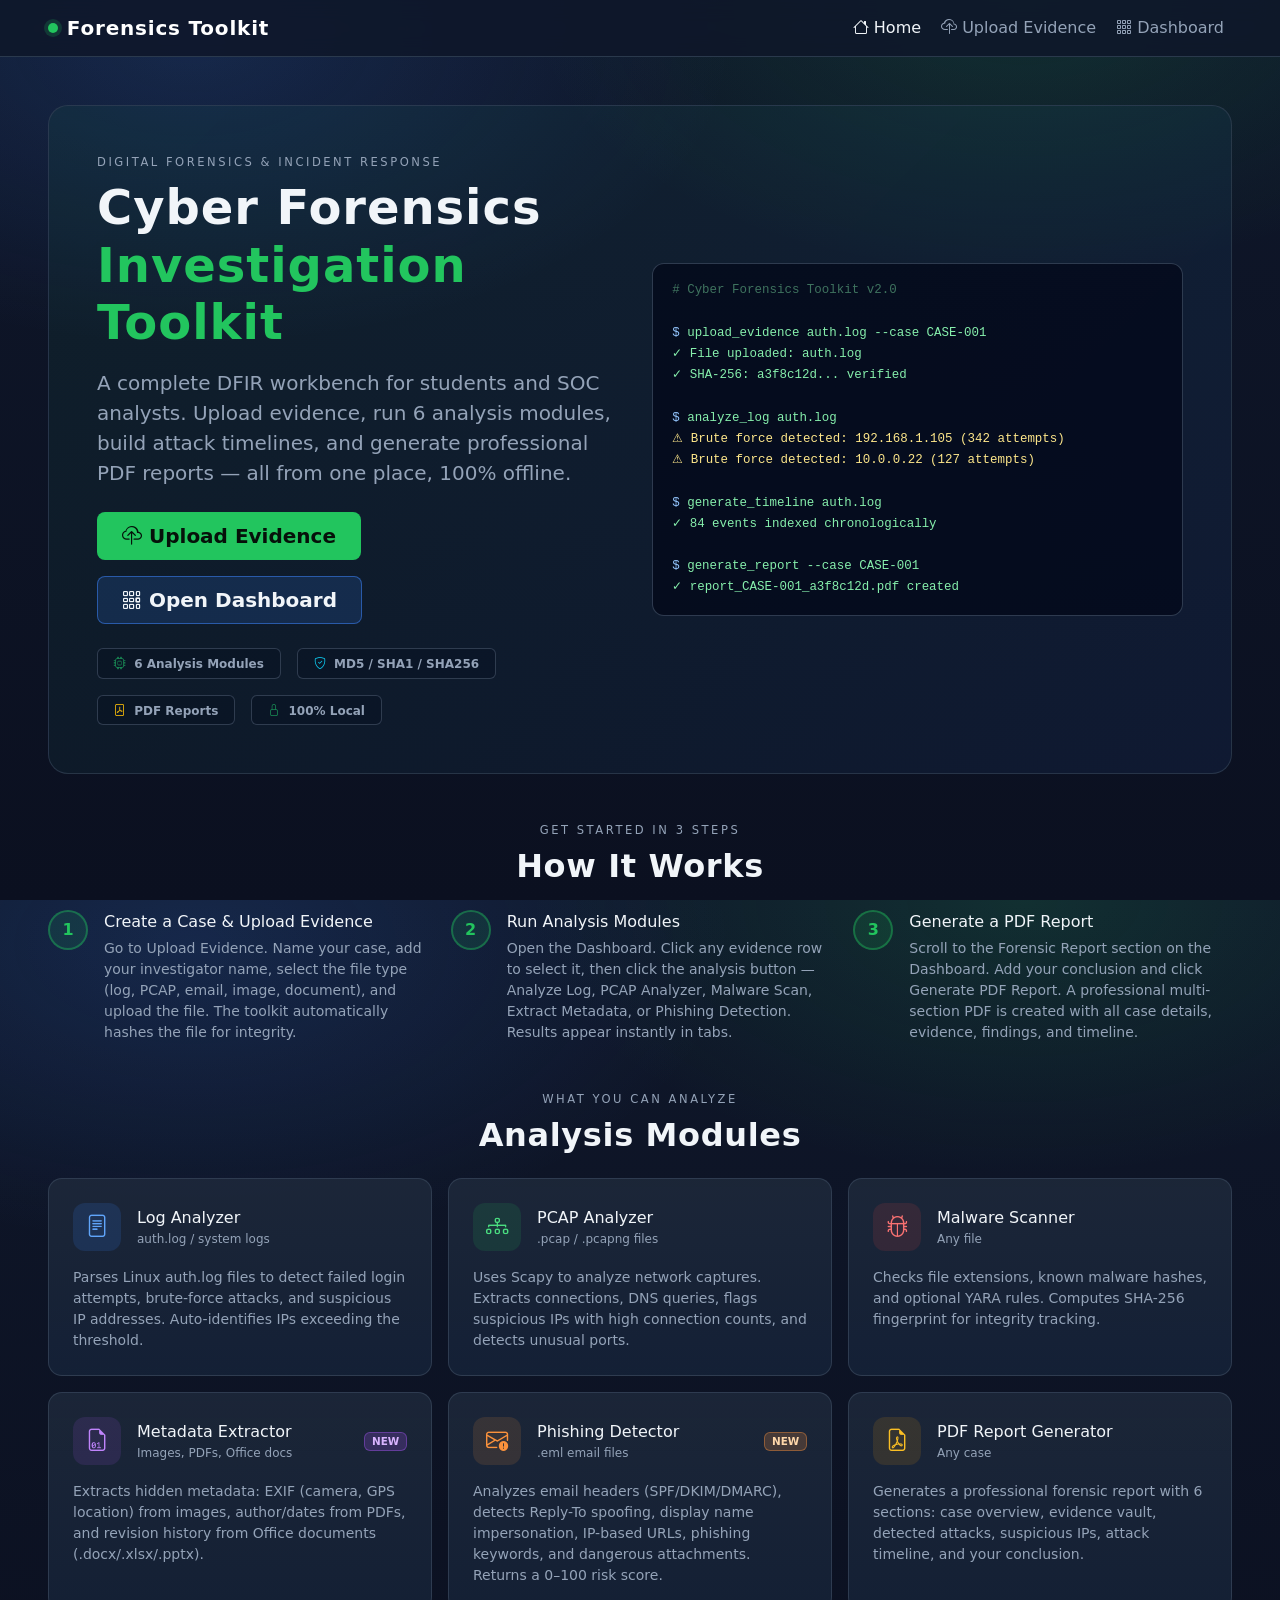
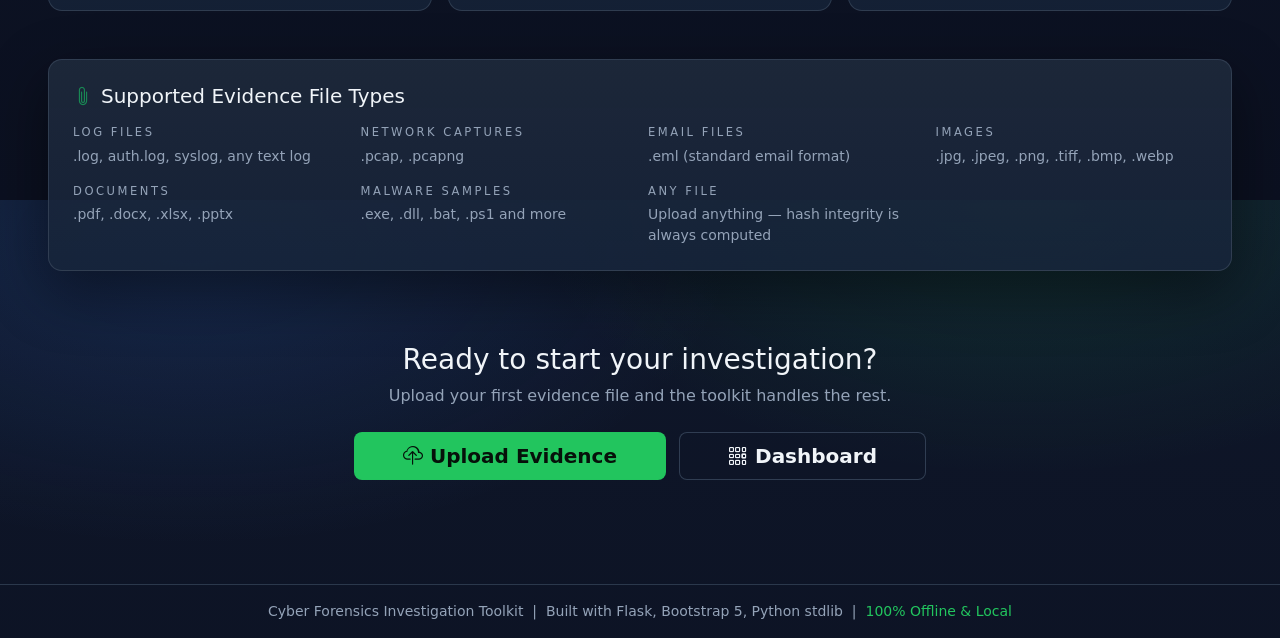
<file: frontend/templates/index.html>
<!DOCTYPE html>
<html lang="en">
<head>
  <meta charset="UTF-8">
  <meta name="viewport" content="width=device-width, initial-scale=1.0">
  <title>Cyber Forensics Investigation Toolkit</title>
  <link href="https://cdn.jsdelivr.net/npm/bootstrap@5.3.2/dist/css/bootstrap.min.css" rel="stylesheet">
  <link href="https://cdn.jsdelivr.net/npm/bootstrap-icons@1.11.1/font/bootstrap-icons.css" rel="stylesheet">
  <link href="/static/css/style.css" rel="stylesheet">
</head>
<body>

<!-- Navbar -->
<nav class="navbar navbar-expand-lg navbar-dark sticky-top cf-navbar">
  <div class="container-fluid px-3 px-lg-5">
    <a class="navbar-brand cf-brand" href="/">
      <span class="cf-brand-badge"></span>
      Forensics Toolkit
    </a>
    <button class="navbar-toggler" type="button" data-bs-toggle="collapse" data-bs-target="#navMain">
      <span class="navbar-toggler-icon"></span>
    </button>
    <div class="collapse navbar-collapse" id="navMain">
      <div class="navbar-nav ms-auto align-items-lg-center gap-lg-1">
        <a class="nav-link active" href="/"><i class="bi bi-house"></i> Home</a>
        <a class="nav-link" href="/upload"><i class="bi bi-cloud-upload"></i> Upload Evidence</a>
        <a class="nav-link" href="/dashboard"><i class="bi bi-grid-3x3-gap"></i> Dashboard</a>
      </div>
    </div>
  </div>
</nav>

<!-- Hero -->
<div class="container-fluid px-3 px-lg-5 py-5">
  <div class="cf-hero p-4 p-md-5 mb-5">
    <div class="row align-items-center g-4">
      <div class="col-lg-6">
        <div class="cf-kicker mb-2">Digital Forensics &amp; Incident Response</div>
        <h1 class="cf-page-title display-5 mb-3">
          Cyber Forensics<br>
          <span style="color: var(--primary);">Investigation Toolkit</span>
        </h1>
        <p class="lead cf-muted mb-4">
          A complete DFIR workbench for students and SOC analysts. Upload evidence,
          run 6 analysis modules, build attack timelines, and generate professional PDF reports —
          all from one place, 100% offline.
        </p>
        <div class="d-flex flex-wrap gap-3">
          <a href="/upload" class="btn btn-cf-primary btn-lg px-4">
            <i class="bi bi-cloud-upload"></i> Upload Evidence
          </a>
          <a href="/dashboard" class="btn btn-cf-secondary btn-lg px-4">
            <i class="bi bi-grid-3x3-gap"></i> Open Dashboard
          </a>
        </div>
        <!-- Stats -->
        <div class="d-flex flex-wrap gap-3 mt-4">
          <span class="badge cf-badge px-3 py-2"><i class="bi bi-cpu text-success me-1"></i> 6 Analysis Modules</span>
          <span class="badge cf-badge px-3 py-2"><i class="bi bi-shield-check text-info me-1"></i> MD5 / SHA1 / SHA256</span>
          <span class="badge cf-badge px-3 py-2"><i class="bi bi-file-pdf text-warning me-1"></i> PDF Reports</span>
          <span class="badge cf-badge px-3 py-2"><i class="bi bi-lock text-success me-1"></i> 100% Local</span>
        </div>
      </div>
      <div class="col-lg-6">
        <div class="cf-hero-terminal">
          <div class="t-dim"># Cyber Forensics Toolkit v2.0</div>
          <div>&nbsp;</div>
          <div><span class="t-blue">$</span> upload_evidence auth.log --case CASE-001</div>
          <div class="t-green">✓ File uploaded: auth.log</div>
          <div class="t-green">✓ SHA-256: a3f8c12d... verified</div>
          <div>&nbsp;</div>
          <div><span class="t-blue">$</span> analyze_log auth.log</div>
          <div class="t-warn">⚠ Brute force detected: 192.168.1.105 (342 attempts)</div>
          <div class="t-warn">⚠ Brute force detected: 10.0.0.22   (127 attempts)</div>
          <div>&nbsp;</div>
          <div><span class="t-blue">$</span> generate_timeline auth.log</div>
          <div class="t-green">✓ 84 events indexed chronologically</div>
          <div>&nbsp;</div>
          <div><span class="t-blue">$</span> generate_report --case CASE-001</div>
          <div class="t-green">✓ report_CASE-001_a3f8c12d.pdf created</div>
        </div>
      </div>
    </div>
  </div>

  <!-- How it works -->
  <div class="mb-5">
    <div class="cf-kicker text-center mb-2">Get started in 3 steps</div>
    <h2 class="text-center cf-page-title mb-4">How It Works</h2>
    <div class="row g-4 justify-content-center">
      <div class="col-md-4">
        <div class="d-flex gap-3 align-items-start">
          <div class="cf-step-circle">1</div>
          <div>
            <div class="fw-700 mb-1">Create a Case &amp; Upload Evidence</div>
            <div class="cf-muted small">Go to Upload Evidence. Name your case, add your investigator name, select the file type (log, PCAP, email, image, document), and upload the file. The toolkit automatically hashes the file for integrity.</div>
          </div>
        </div>
      </div>
      <div class="col-md-4">
        <div class="d-flex gap-3 align-items-start">
          <div class="cf-step-circle">2</div>
          <div>
            <div class="fw-700 mb-1">Run Analysis Modules</div>
            <div class="cf-muted small">Open the Dashboard. Click any evidence row to select it, then click the analysis button — Analyze Log, PCAP Analyzer, Malware Scan, Extract Metadata, or Phishing Detection. Results appear instantly in tabs.</div>
          </div>
        </div>
      </div>
      <div class="col-md-4">
        <div class="d-flex gap-3 align-items-start">
          <div class="cf-step-circle">3</div>
          <div>
            <div class="fw-700 mb-1">Generate a PDF Report</div>
            <div class="cf-muted small">Scroll to the Forensic Report section on the Dashboard. Add your conclusion and click Generate PDF Report. A professional multi-section PDF is created with all case details, evidence, findings, and timeline.</div>
          </div>
        </div>
      </div>
    </div>
  </div>

  <!-- Module cards -->
  <div class="mb-5">
    <div class="cf-kicker text-center mb-2">What you can analyze</div>
    <h2 class="text-center cf-page-title mb-4">Analysis Modules</h2>
    <div class="row g-3">

      <div class="col-sm-6 col-lg-4">
        <div class="cf-module-card p-4 h-100">
          <div class="d-flex align-items-center gap-3 mb-3">
            <div class="cf-module-icon" style="background:rgba(59,130,246,.15);">
              <i class="bi bi-file-text" style="color:#60a5fa;"></i>
            </div>
            <div>
              <div class="fw-700">Log Analyzer</div>
              <div class="cf-muted" style="font-size:.75rem;">auth.log / system logs</div>
            </div>
          </div>
          <p class="cf-muted small mb-0">
            Parses Linux auth.log files to detect failed login attempts, brute-force attacks,
            and suspicious IP addresses. Auto-identifies IPs exceeding the threshold.
          </p>
        </div>
      </div>

      <div class="col-sm-6 col-lg-4">
        <div class="cf-module-card p-4 h-100">
          <div class="d-flex align-items-center gap-3 mb-3">
            <div class="cf-module-icon" style="background:rgba(34,197,94,.12);">
              <i class="bi bi-diagram-3" style="color:#4ade80;"></i>
            </div>
            <div>
              <div class="fw-700">PCAP Analyzer</div>
              <div class="cf-muted" style="font-size:.75rem;">.pcap / .pcapng files</div>
            </div>
          </div>
          <p class="cf-muted small mb-0">
            Uses Scapy to analyze network captures. Extracts connections, DNS queries,
            flags suspicious IPs with high connection counts, and detects unusual ports.
          </p>
        </div>
      </div>

      <div class="col-sm-6 col-lg-4">
        <div class="cf-module-card p-4 h-100">
          <div class="d-flex align-items-center gap-3 mb-3">
            <div class="cf-module-icon" style="background:rgba(239,68,68,.12);">
              <i class="bi bi-bug" style="color:#f87171;"></i>
            </div>
            <div>
              <div class="fw-700">Malware Scanner</div>
              <div class="cf-muted" style="font-size:.75rem;">Any file</div>
            </div>
          </div>
          <p class="cf-muted small mb-0">
            Checks file extensions, known malware hashes, and optional YARA rules.
            Computes SHA-256 fingerprint for integrity tracking.
          </p>
        </div>
      </div>

      <div class="col-sm-6 col-lg-4">
        <div class="cf-module-card p-4 h-100">
          <div class="d-flex align-items-center gap-3 mb-3">
            <div class="cf-module-icon" style="background:rgba(168,85,247,.12);">
              <i class="bi bi-file-earmark-binary" style="color:#c084fc;"></i>
            </div>
            <div>
              <div class="fw-700">Metadata Extractor</div>
              <div class="cf-muted" style="font-size:.75rem;">Images, PDFs, Office docs</div>
            </div>
            <span class="badge ms-auto" style="background:rgba(168,85,247,.2);color:#d8b4fe;border:1px solid rgba(168,85,247,.4);font-size:.65rem;">NEW</span>
          </div>
          <p class="cf-muted small mb-0">
            Extracts hidden metadata: EXIF (camera, GPS location) from images, author/dates from PDFs,
            and revision history from Office documents (.docx/.xlsx/.pptx).
          </p>
        </div>
      </div>

      <div class="col-sm-6 col-lg-4">
        <div class="cf-module-card p-4 h-100">
          <div class="d-flex align-items-center gap-3 mb-3">
            <div class="cf-module-icon" style="background:rgba(251,146,60,.12);">
              <i class="bi bi-envelope-exclamation" style="color:#fb923c;"></i>
            </div>
            <div>
              <div class="fw-700">Phishing Detector</div>
              <div class="cf-muted" style="font-size:.75rem;">.eml email files</div>
            </div>
            <span class="badge ms-auto" style="background:rgba(251,146,60,.2);color:#fed7aa;border:1px solid rgba(251,146,60,.4);font-size:.65rem;">NEW</span>
          </div>
          <p class="cf-muted small mb-0">
            Analyzes email headers (SPF/DKIM/DMARC), detects Reply-To spoofing, display name
            impersonation, IP-based URLs, phishing keywords, and dangerous attachments.
            Returns a 0–100 risk score.
          </p>
        </div>
      </div>

      <div class="col-sm-6 col-lg-4">
        <div class="cf-module-card p-4 h-100">
          <div class="d-flex align-items-center gap-3 mb-3">
            <div class="cf-module-icon" style="background:rgba(245,158,11,.12);">
              <i class="bi bi-file-earmark-pdf" style="color:#fbbf24;"></i>
            </div>
            <div>
              <div class="fw-700">PDF Report Generator</div>
              <div class="cf-muted" style="font-size:.75rem;">Any case</div>
            </div>
          </div>
          <p class="cf-muted small mb-0">
            Generates a professional forensic report with 6 sections: case overview,
            evidence vault, detected attacks, suspicious IPs, attack timeline, and your conclusion.
          </p>
        </div>
      </div>

    </div>
  </div>

  <!-- Supported file types -->
  <div class="card cf-card mb-5">
    <div class="card-body p-4">
      <h5 class="fw-700 mb-3"><i class="bi bi-paperclip me-2 text-success"></i>Supported Evidence File Types</h5>
      <div class="row g-3">
        <div class="col-6 col-md-3">
          <div class="cf-kicker mb-1">Log Files</div>
          <div class="cf-muted small">.log, auth.log, syslog, any text log</div>
        </div>
        <div class="col-6 col-md-3">
          <div class="cf-kicker mb-1">Network Captures</div>
          <div class="cf-muted small">.pcap, .pcapng</div>
        </div>
        <div class="col-6 col-md-3">
          <div class="cf-kicker mb-1">Email Files</div>
          <div class="cf-muted small">.eml (standard email format)</div>
        </div>
        <div class="col-6 col-md-3">
          <div class="cf-kicker mb-1">Images</div>
          <div class="cf-muted small">.jpg, .jpeg, .png, .tiff, .bmp, .webp</div>
        </div>
        <div class="col-6 col-md-3">
          <div class="cf-kicker mb-1">Documents</div>
          <div class="cf-muted small">.pdf, .docx, .xlsx, .pptx</div>
        </div>
        <div class="col-6 col-md-3">
          <div class="cf-kicker mb-1">Malware Samples</div>
          <div class="cf-muted small">.exe, .dll, .bat, .ps1 and more</div>
        </div>
        <div class="col-6 col-md-3">
          <div class="cf-kicker mb-1">Any File</div>
          <div class="cf-muted small">Upload anything — hash integrity is always computed</div>
        </div>
      </div>
    </div>
  </div>

  <!-- CTA -->
  <div class="text-center py-4 mb-4">
    <h3 class="fw-700 mb-2">Ready to start your investigation?</h3>
    <p class="cf-muted mb-4">Upload your first evidence file and the toolkit handles the rest.</p>
    <a href="/upload" class="btn btn-cf-primary btn-lg px-5 me-2">
      <i class="bi bi-cloud-upload"></i> Upload Evidence
    </a>
    <a href="/dashboard" class="btn btn-cf-ghost btn-lg px-5">
      <i class="bi bi-grid-3x3-gap"></i> Dashboard
    </a>
  </div>

</div><!-- end container -->

<!-- Footer -->
<footer class="cf-footer text-center py-3 mt-2">
  <div class="cf-muted small">
    Cyber Forensics Investigation Toolkit &nbsp;|&nbsp;
    Built with Flask, Bootstrap 5, Python stdlib &nbsp;|&nbsp;
    <span style="color:var(--primary);">100% Offline &amp; Local</span>
  </div>
</footer>

<script src="https://cdn.jsdelivr.net/npm/bootstrap@5.3.2/dist/js/bootstrap.bundle.min.js"></script>
</body>
</html>
</file>
<file: static/css/style.css>
/* ============================================================
   Cyber Forensics Investigation Toolkit — SOC Dark Theme
   ============================================================ */

:root {
  --bg:       #0f172a;
  --card:     #1e293b;
  --border:   #334155;
  --text:     #f1f5f9;
  --muted:    #94a3b8;
  --primary:  #22c55e;
  --primary2: #16a34a;
  --secondary:#3b82f6;
  --danger:   #ef4444;
  --warning:  #f59e0b;
  --shadow:   0 20px 60px rgba(0,0,0,.45);
  --radius:   14px;
}

html, body { height: 100%; }

body {
  background:
    radial-gradient(900px 500px at 15% 5%, rgba(59,130,246,.16), transparent 60%),
    radial-gradient(900px 500px at 80% 0%, rgba(34,197,94,.14),  transparent 55%),
    linear-gradient(180deg, var(--bg) 0%, #0b1020 100%);
  color: var(--text);
  font-family: system-ui, -apple-system, sans-serif;
}

/* ── Typography ─────────────────────────────────────────── */
.cf-page-title { font-weight: 800; letter-spacing: .02em; }
.cf-muted       { color: var(--muted) !important; }
.cf-kicker {
  text-transform: uppercase;
  letter-spacing: .22em;
  font-size: .72rem;
  color: var(--muted);
}

/* ── Navbar ─────────────────────────────────────────────── */
.cf-navbar {
  background: rgba(15,23,42,.85);
  backdrop-filter: blur(10px);
  border-bottom: 1px solid rgba(51,65,85,.8);
}
.cf-navbar .nav-link       { color: var(--muted); font-weight: 500; }
.cf-navbar .nav-link:hover { color: var(--text); }
.cf-navbar .nav-link.active{ color: var(--text); }
.cf-brand {
  display: inline-flex;
  align-items: center;
  gap: .55rem;
  font-weight: 800;
  letter-spacing: .04em;
}
.cf-brand-badge {
  width: 10px; height: 10px;
  border-radius: 999px;
  background: var(--primary);
  box-shadow: 0 0 0 4px rgba(34,197,94,.18);
}

/* ── Cards ──────────────────────────────────────────────── */
.cf-card {
  background: linear-gradient(180deg, rgba(30,41,59,.92), rgba(22,36,58,.88));
  border: 1px solid rgba(51,65,85,.9);
  border-radius: var(--radius);
  box-shadow: var(--shadow);
}
.cf-card-header {
  border-bottom: 1px solid rgba(51,65,85,.75);
  background: rgba(15,23,42,.35);
}
.cf-card .card-header,
.cf-card .card-body { color: var(--text); }

/* ── Buttons ────────────────────────────────────────────── */
.btn-cf-primary {
  background: var(--primary);
  border: 1px solid rgba(34,197,94,.55);
  color: #06110a;
  font-weight: 700;
}
.btn-cf-primary:hover {
  background: var(--primary2);
  border-color: rgba(34,197,94,.9);
  color: #06110a;
}
.btn-cf-secondary {
  background: rgba(59,130,246,.16);
  border: 1px solid rgba(59,130,246,.55);
  color: var(--text);
  font-weight: 700;
}
.btn-cf-secondary:hover {
  background: rgba(59,130,246,.28);
  border-color: rgba(59,130,246,.85);
  color: var(--text);
}
.btn-cf-ghost {
  background: rgba(15,23,42,.40);
  border: 1px solid rgba(51,65,85,.95);
  color: var(--text);
  font-weight: 600;
}
.btn-cf-ghost:hover {
  border-color: rgba(34,197,94,.8);
  color: var(--text);
}

/* ── Forms ──────────────────────────────────────────────── */
.cf-input, .cf-select, .cf-textarea {
  background: rgba(2,6,23,.35) !important;
  border: 1px solid rgba(51,65,85,.95) !important;
  color: var(--text) !important;
}
.cf-input::placeholder { color: rgba(148,163,184,.75); }
.cf-input:focus, .cf-select:focus, .cf-textarea:focus {
  box-shadow: 0 0 0 .2rem rgba(59,130,246,.18) !important;
  border-color: rgba(59,130,246,.75) !important;
}

/* ── Tables ─────────────────────────────────────────────── */
.table-cf {
  --bs-table-bg: transparent;
  --bs-table-color: var(--text);
  --bs-table-border-color: rgba(51,65,85,.75);
  margin-bottom: 0;
}
.table-cf thead th {
  color: var(--muted);
  font-size: .78rem;
  text-transform: uppercase;
  letter-spacing: .12em;
  border-bottom: 1px solid rgba(51,65,85,.85);
}
.table-cf tbody tr { transition: background .12s ease; cursor: pointer; }
.table-cf tbody tr:hover { background: rgba(59,130,246,.08); }
.table-cf code { color: #a7f3d0; }

/* ── Timeline ───────────────────────────────────────────── */
.cf-timeline { max-height: 420px; overflow: auto; padding-right: .35rem; }
.cf-timeline-item {
  border-left: 3px solid rgba(34,197,94,.75);
  padding: .35rem 0 .35rem .9rem;
  margin: .2rem 0;
}
.cf-timeline-item strong { color: var(--text); }

/* ── Output pane (pre) ──────────────────────────────────── */
.cf-pre {
  background: rgba(2,6,23,.42);
  border: 1px solid rgba(51,65,85,.9);
  border-radius: 12px;
  padding: .9rem;
  white-space: pre-wrap;
  color: #dbeafe;
  min-height: 210px;
  font-size: .82rem;
  line-height: 1.55;
}

/* ── Custom Tab Bar ─────────────────────────────────────── */
.cf-tab-bar {
  display: flex;
  flex-wrap: wrap;
  gap: .3rem;
  border-bottom: 1px solid rgba(51,65,85,.85);
  padding-bottom: .45rem;
  margin-bottom: .2rem;
}
.cf-tab-btn {
  background: transparent;
  border: 1px solid transparent;
  border-radius: 7px 7px 0 0;
  color: var(--muted);
  padding: .42rem .8rem;
  font-size: .82rem;
  font-weight: 600;
  cursor: pointer;
  transition: all .15s ease;
  white-space: nowrap;
}
.cf-tab-btn:hover {
  background: rgba(59,130,246,.10);
  color: var(--text);
  border-color: rgba(59,130,246,.4);
}
.cf-tab-btn.active {
  background: rgba(34,197,94,.12);
  color: var(--text);
  border-color: rgba(34,197,94,.5);
  border-bottom: 2px solid var(--primary);
}
/* Metadata tab — purple accent */
.cf-tab-meta { color: #d8b4fe !important; }
.cf-tab-meta.active {
  background: rgba(168,85,247,.12) !important;
  border-color: #a855f7 !important;
  border-bottom-color: #a855f7 !important;
}
/* Phishing tab — orange accent */
.cf-tab-email { color: #fed7aa !important; }
.cf-tab-email.active {
  background: rgba(251,146,60,.12) !important;
  border-color: #f97316 !important;
  border-bottom-color: #f97316 !important;
}

/* ── Helpers ────────────────────────────────────────────── */
.cf-divider { height: 1px; background: rgba(51,65,85,.75); }
.cf-badge {
  border: 1px solid rgba(51,65,85,.9);
  background: rgba(2,6,23,.22);
  color: var(--muted);
}
.cf-footer {
  border-top: 1px solid rgba(51,65,85,.8);
  color: var(--muted);
}

/* ── Hero (index) ───────────────────────────────────────── */
.cf-hero {
  background: linear-gradient(135deg, rgba(34,197,94,.06) 0%, rgba(59,130,246,.08) 100%);
  border: 1px solid rgba(51,65,85,.7);
  border-radius: 20px;
}
.cf-hero-terminal {
  background: rgba(2,6,23,.7);
  border: 1px solid rgba(51,65,85,.9);
  border-radius: 12px;
  font-family: "Courier New", monospace;
  font-size: .78rem;
  color: #86efac;
  padding: 1rem 1.2rem;
  line-height: 1.7;
}
.cf-hero-terminal .t-dim   { color: rgba(134,239,172,.45); }
.cf-hero-terminal .t-blue  { color: #93c5fd; }
.cf-hero-terminal .t-green { color: #86efac; }
.cf-hero-terminal .t-warn  { color: #fde68a; }

/* Module cards */
.cf-module-card {
  background: linear-gradient(180deg, rgba(30,41,59,.85), rgba(22,36,58,.80));
  border: 1px solid rgba(51,65,85,.85);
  border-radius: 14px;
  transition: border-color .2s, box-shadow .2s;
}
.cf-module-card:hover {
  border-color: rgba(34,197,94,.45);
  box-shadow: 0 8px 32px rgba(34,197,94,.08);
}
.cf-module-icon {
  width: 48px; height: 48px;
  border-radius: 12px;
  display: flex; align-items: center; justify-content: center;
  font-size: 1.4rem;
}

/* Step circles */
.cf-step-circle {
  width: 40px; height: 40px;
  border-radius: 999px;
  background: rgba(34,197,94,.12);
  border: 2px solid rgba(34,197,94,.4);
  display: flex; align-items: center; justify-content: center;
  font-weight: 800;
  color: var(--primary);
  flex-shrink: 0;
}
</file>
